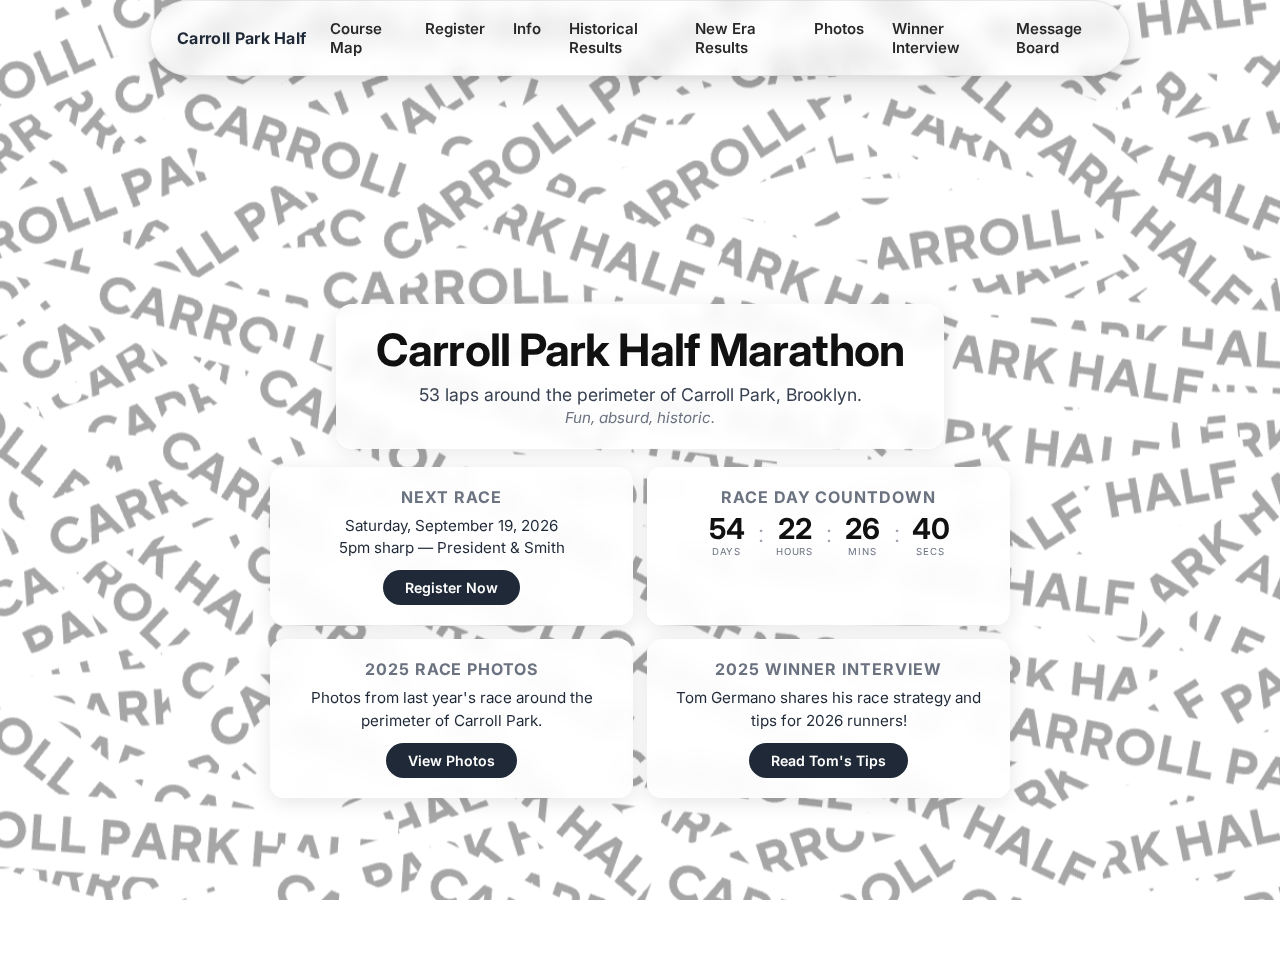
<file: index.html>
<!DOCTYPE html>
<html lang="en">
<head>
  <meta charset="UTF-8" />
  <meta name="viewport" content="width=device-width, initial-scale=1" />
  <title>Carroll Park Half Marathon</title>

  <!-- Favicon -->
  <link rel="icon" type="image/png" sizes="32x32" href="favicon-32.png">
  <link rel="apple-touch-icon" sizes="180x180" href="favicon-180.png">

  <!-- Shared nav styles -->
  <link href="assets/css/nav.css" rel="stylesheet" />

  <!-- Fonts -->
  <link href="https://fonts.googleapis.com/css2?family=Inter:wght@400;600&display=swap" rel="stylesheet">

  <style>
    * { box-sizing: border-box; }

    html, body {
      margin: 0;
      padding: 0;
      height: 100%;
      font-family: 'Inter', sans-serif;
      background: transparent;
    }

    body::before {
      content: "";
      position: fixed;
      inset: 0;
      z-index: -2;
      background-image: url("cph-background.png");
      background-repeat: no-repeat;
      background-position: center center;
      background-size: cover;
      pointer-events: none;
    }

    body::after {
      content: "";
      position: fixed;
      inset: 0;
      z-index: -1;
      background: rgba(255, 255, 255, 0.65);
      pointer-events: none;
    }

    /* ── Single-viewport layout on desktop ── */
    .page {
      min-height: 100vh;
      display: flex;
      flex-direction: column;
      justify-content: center;
      padding: 70px 24px 20px;
      gap: 18px;
    }

    /* Hero */
    .hero {
      text-align: center;
    }

    .hero-inner {
      display: inline-block;
      background: rgba(255, 255, 255, 0.88);
      backdrop-filter: blur(8px);
      -webkit-backdrop-filter: blur(8px);
      border-radius: 16px;
      padding: 22px 40px;
      box-shadow: 0 4px 20px rgba(0,0,0,0.09);
    }

    .hero h1 {
      margin: 0 0 8px;
      font-size: 2.8rem;
      font-weight: 700;
      letter-spacing: -0.02em;
      line-height: 1.1;
      color: #111;
    }

    .hero .sub1 {
      margin: 0 0 3px;
      font-size: 1.1rem;
      color: #374151;
    }

    .hero .sub2 {
      margin: 0;
      font-size: 0.95rem;
      color: #6b7280;
      font-style: italic;
    }

    /* Cards row */
    .cards {
      display: grid;
      grid-template-columns: repeat(2, 1fr);
      gap: 14px;
      max-width: 740px;
      margin: 0 auto;
      width: 100%;
    }

    .card {
      background: rgba(255, 255, 255, 0.92);
      backdrop-filter: blur(10px);
      -webkit-backdrop-filter: blur(10px);
      border-radius: 14px;
      box-shadow: 0 4px 20px rgba(0,0,0,0.10);
      padding: 20px 22px;
      text-align: center;
      display: flex;
      flex-direction: column;
      align-items: center;
      gap: 8px;
    }

    .card h2 {
      margin: 0;
      font-size: 1rem;
      text-transform: uppercase;
      letter-spacing: 0.06em;
      color: #6b7280;
    }

    .card p {
      margin: 0;
      font-size: 0.95rem;
      color: #1f2937;
      line-height: 1.5;
    }

    .btn {
      display: inline-block;
      background: #1f2937;
      color: #fff;
      text-decoration: none;
      padding: 9px 22px;
      border-radius: 999px;
      font-weight: 600;
      font-size: 0.88rem;
      transition: background 180ms;
      margin-top: 2px;
    }

    .btn:hover { background: #374151; }

    /* Countdown */
    .countdown-grid {
      display: flex;
      justify-content: center;
      align-items: flex-start;
      gap: 8px;
      flex-wrap: nowrap;
    }

    .countdown-unit {
      display: flex;
      flex-direction: column;
      align-items: center;
      min-width: 46px;
    }

    .countdown-num {
      font-size: 1.8rem;
      font-weight: 700;
      line-height: 1;
      color: #111;
    }

    .countdown-label {
      font-size: 0.6rem;
      text-transform: uppercase;
      letter-spacing: 0.1em;
      color: #6b7280;
      margin-top: 3px;
    }

    .countdown-sep {
      font-size: 1.6rem;
      font-weight: 300;
      color: #9ca3af;
      padding-top: 2px;
    }

    /* ── Mobile: single column ── */
    @media (max-width: 760px) {
      .page {
        justify-content: flex-start;
        padding: 90px 16px 36px;
        gap: 14px;
      }

      .hero-inner { padding: 18px 22px; }
      .hero h1    { font-size: 1.9rem; }
      .hero .sub1 { font-size: 0.95rem; }
      .hero .sub2 { font-size: 0.85rem; }

      .cards { grid-template-columns: 1fr; }
      .countdown-num { font-size: 1.6rem; }
    }
  </style>
</head>
<body>
  <!-- Nav is injected from nav.html by assets/js/nav.js -->

  <div class="page">

    <div class="hero">
      <div class="hero-inner">
        <h1>Carroll Park Half Marathon</h1>
        <p class="sub1">53 laps around the perimeter of Carroll Park, Brooklyn.</p>
        <p class="sub2">Fun, absurd, historic.</p>
      </div>
    </div>

    <div class="cards">

      <div class="card">
        <h2>Next Race</h2>
        <p>Saturday, September 19, 2026<br>5pm sharp &mdash; President &amp; Smith</p>
        <a href="register.html" class="btn">Register Now</a>
      </div>

      <div class="card">
        <h2>Race Day Countdown</h2>
        <div class="countdown-grid" id="countdown">
          <div class="countdown-unit"><span class="countdown-num" id="cd-days">--</span><span class="countdown-label">Days</span></div>
          <div class="countdown-sep">:</div>
          <div class="countdown-unit"><span class="countdown-num" id="cd-hours">--</span><span class="countdown-label">Hours</span></div>
          <div class="countdown-sep">:</div>
          <div class="countdown-unit"><span class="countdown-num" id="cd-mins">--</span><span class="countdown-label">Mins</span></div>
          <div class="countdown-sep">:</div>
          <div class="countdown-unit"><span class="countdown-num" id="cd-secs">--</span><span class="countdown-label">Secs</span></div>
        </div>
      </div>

      <div class="card">
        <h2>2025 Race Photos</h2>
        <p>Photos from last year's race around the perimeter of Carroll Park.</p>
        <a href="photos.html" class="btn">View Photos</a>
      </div>

      <div class="card">
        <h2>2025 Winner Interview</h2>
        <p>Tom Germano shares his race strategy and tips for 2026 runners!</p>
        <a href="winner-interview.html" class="btn">Read Tom's Tips</a>
      </div>

    </div>
  </div>

  <script>
    const raceDate = new Date('2026-09-19T17:00:00-04:00');
    function pad(n) { return String(n).padStart(2, '0'); }
    function tick() {
      const diff = raceDate - Date.now();
      if (diff <= 0) {
        document.getElementById('countdown').innerHTML = '<p style="font-size:1rem;font-weight:700;">Race day is here!</p>';
        return;
      }
      const s = Math.floor(diff / 1000);
      document.getElementById('cd-days').textContent  = Math.floor(s / 86400);
      document.getElementById('cd-hours').textContent = pad(Math.floor((s % 86400) / 3600));
      document.getElementById('cd-mins').textContent  = pad(Math.floor((s % 3600) / 60));
      document.getElementById('cd-secs').textContent  = pad(s % 60);
    }
    tick();
    setInterval(tick, 1000);
  </script>

  <!-- Shared nav loader -->
  <script defer src="assets/js/nav.js"></script>
</body>
</html>
</file>
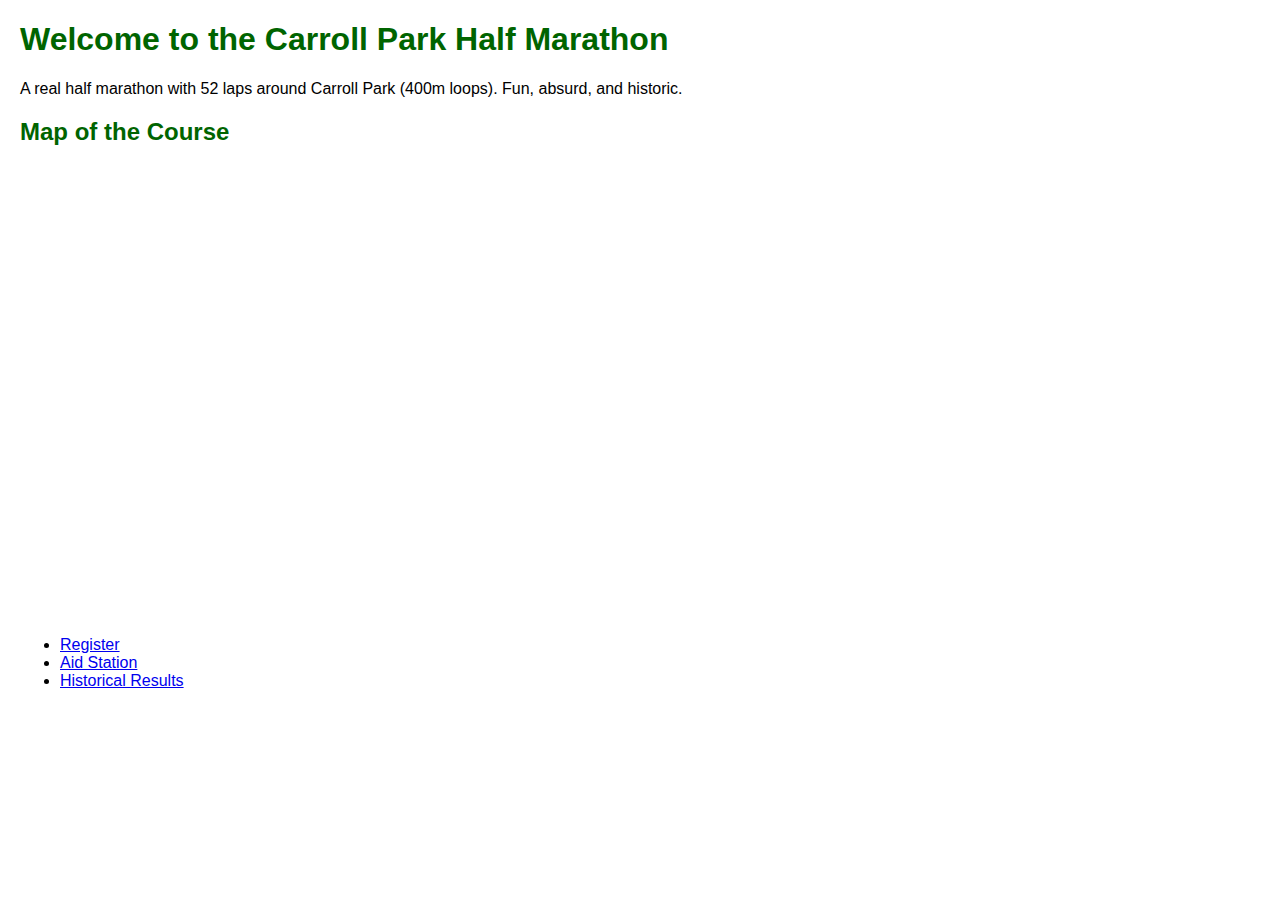
<file: carroll-park-half/index.html>
<!DOCTYPE html>
<html lang="en">
<head>
    <meta charset="UTF-8">
    <title>Carroll Park Half Marathon</title>
    <link rel="stylesheet" href="assets/css/style.css">
</head>
<body>
    <h1>Welcome to the Carroll Park Half Marathon</h1>
    <p>A real half marathon with 52 laps around Carroll Park (400m loops). Fun, absurd, and historic.</p>
    <h2>Map of the Course</h2>
    <iframe
      src="https://www.google.com/maps/embed?pb=!1m18!1m12!1m3!1d3021.9462764912067!2d-73.99530668465434!3d40.68015737933578!2m3!1f0!2f0!3f0!3m2!1i1024!2i768!4f13.1!3m3!1m2!1s0x89c25a4b7405c6a3%3A0xd0c48289994dc404!2sCarroll%20Park!5e0!3m2!1sen!2sus!4v1714727985200!5m2!1sen!2sus"
      width="600" height="450" style="border:0;" allowfullscreen="" loading="lazy">
    </iframe>
    <ul>
        <li><a href="register.html">Register</a></li>
        <li><a href="aid-station.html">Aid Station</a></li>
        <li><a href="results.html">Historical Results</a></li>
    </ul>
</body>
</html>
</file>
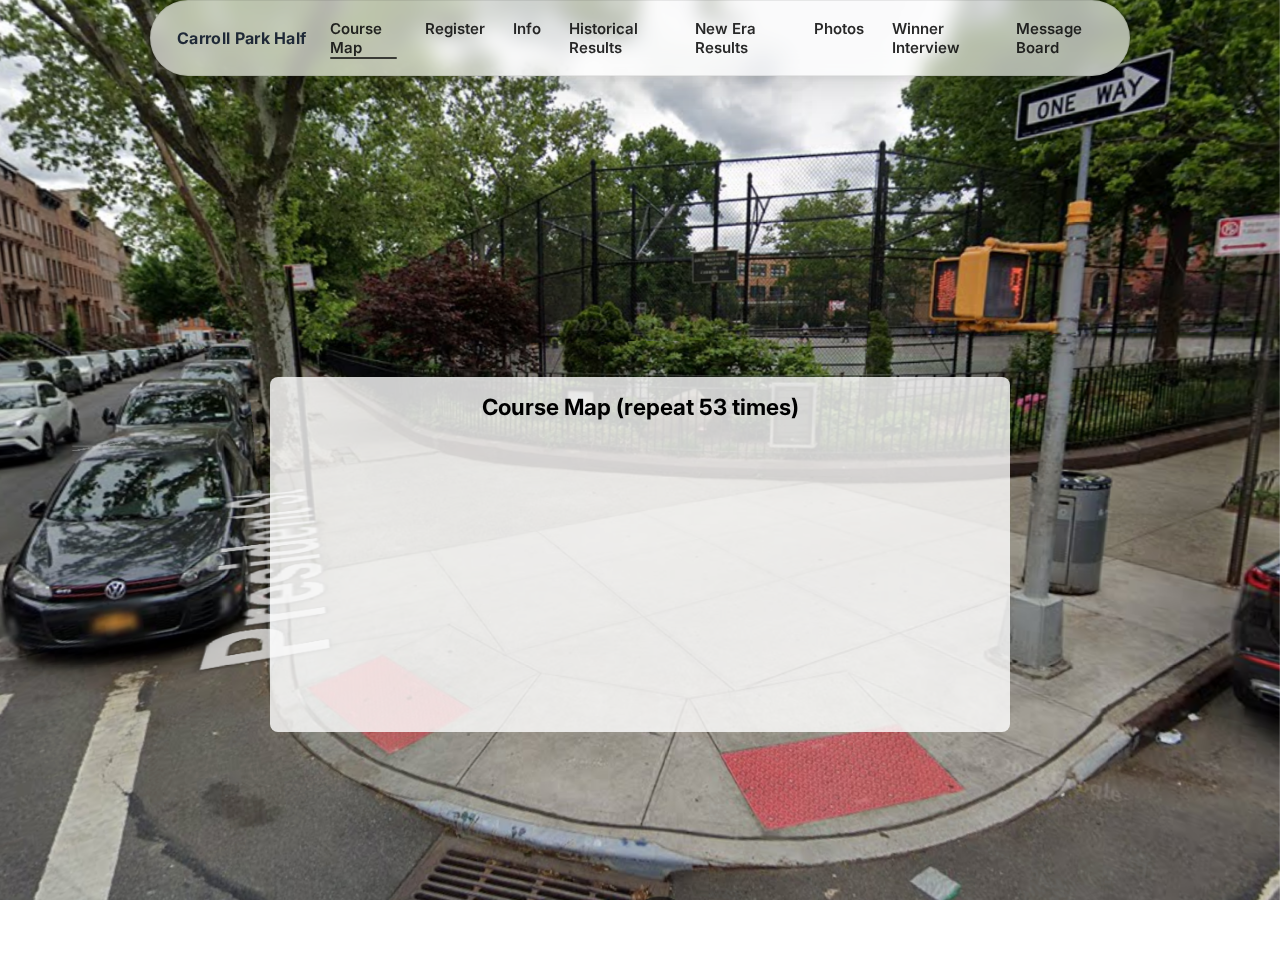
<file: course-map.html>
<!DOCTYPE html>
<html lang="en">
<head>
  <meta charset="UTF-8" />
  <meta name="viewport" content="width=device-width, initial-scale=1" />
  <title>Carroll Park Half Marathon – Course Map</title>

  <!-- Shared nav styles -->
  <link href="assets/css/nav.css" rel="stylesheet" />

  <!-- Fonts -->
  <link href="https://fonts.googleapis.com/css2?family=Inter:wght@400;600&display=swap" rel="stylesheet">

  <style>
    * { box-sizing: border-box; }

    html, body {
      margin: 0;
      padding: 0;
      height: 100%;
      overflow: hidden;
      font-family: 'Inter', sans-serif;
      background: transparent;
    }

    /* Page-specific background */
    body::before {
      content: "";
      position: fixed;
      inset: 0;
      z-index: -1;
      background: url("SBRCcorner.png") no-repeat center center fixed;
      background-size: cover;
    }

    .main-content {
      height: 100vh;
      display: flex;
      justify-content: center;
      align-items: center;
      padding: 72px 16px 16px;
      text-align: center;
    }

    .page-wrapper {
      background: rgba(255, 255, 255, 0.8);
      border-radius: 8px;
      padding: 16px 20px 20px;
      max-width: 740px;
      width: 100%;
      display: flex;
      flex-direction: column;
      max-height: calc(100vh - 90px);
    }

    h2.page-title {
      font-size: 1.4em;
      margin: 0 0 12px;
      flex-shrink: 0;
    }

    .map-section {
      display: flex;
      justify-content: center;
      flex: 1;
      min-height: 0;
    }

    .strava-embed-placeholder {
      width: 100%;
      max-width: 680px;
      height: 100%;
      min-height: 280px;
    }

    @media (max-width: 768px) {
      html, body { overflow: auto; }
      .main-content { height: auto; padding: 90px 12px 24px; align-items: flex-start; }
      .page-wrapper { max-height: none; padding: 14px; }
      h2.page-title { font-size: 1.2em; }
      .strava-embed-placeholder { height: 320px; }
    }
  </style>
</head>
<body>
  <!-- Nav is injected from nav.html by assets/js/nav.js -->

  <div class="main-content">
    <div class="page-wrapper">
      <h2 class="page-title">Course Map (repeat 53 times)</h2>
      <div class="map-section">
        <div class="strava-embed-placeholder" 
             data-embed-type="route" 
             data-embed-id="3353784827080272942" 
             data-style="standard" 
             data-map-hash="16.2/40.68112/-73.99543" 
             data-from-embed="true">
        </div>
      </div>
    </div>
  </div>

  <script src="https://strava-embeds.com/embed.js"></script>
  <!-- Shared nav loader -->
  <script defer src="assets/js/nav.js"></script>
</body>
</html>
</file>
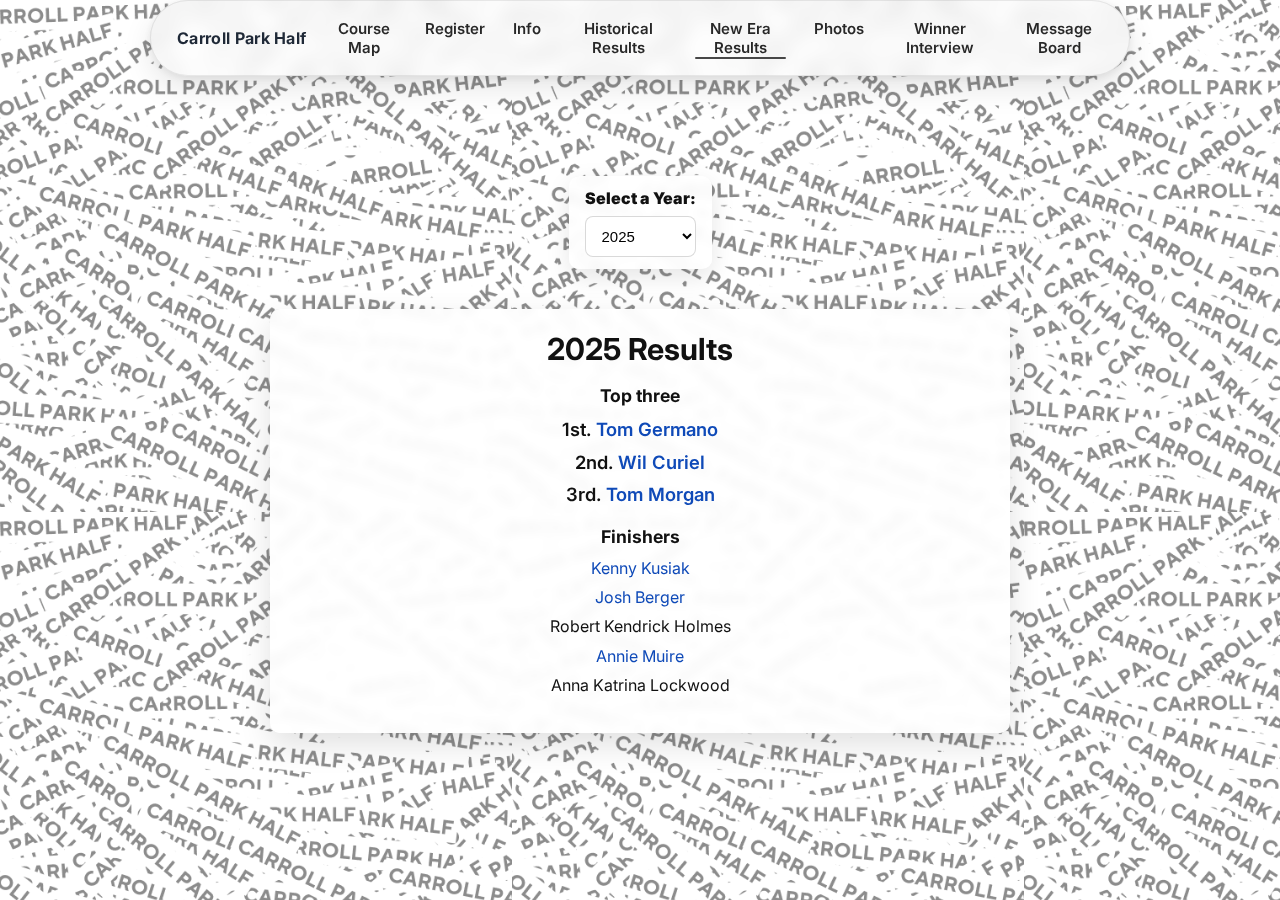
<file: new-era-results.html>
<!DOCTYPE html>
<html lang="en">
<head>
  <meta charset="UTF-8" />
  <meta name="viewport" content="width=device-width, initial-scale=1.0" />
  <title>New Era Results</title>

  <!-- Shared nav styles -->
  <link href="assets/css/nav.css" rel="stylesheet" />

  <!-- Fonts -->
  <link href="https://fonts.googleapis.com/css2?family=Inter:wght@400;600&display=swap" rel="stylesheet">

  <style>
    * { box-sizing: border-box; }

    :root { --bg-tile: clamp(240px, 40vw, 520px); }

    html, body {
      margin: 0;
      padding: 0;
      height: 100%;
      font-family: 'Inter', sans-serif;
      text-align: center;
      background: transparent;
      color: #111;
    }

    /* Mobile-friendly repeating background */
    body::before {
      content: "";
      position: fixed;
      inset: 0;
      z-index: -2;
      background-image: url("cph-background.png");
      background-repeat: repeat;
      background-position: top left;
      background-attachment: fixed;
      background-size: var(--bg-tile) auto;
    }

    /* Soft scrim for legibility */
    body::after {
      content: "";
      position: fixed;
      inset: 0;
      z-index: -1;
      background: rgba(255, 255, 255, 0.55);
    }

    /* Year selector card */
    .year-selector {
      margin: 100px auto 20px; /* space for floating nav */
      display: inline-block;
      background: rgba(255, 255, 255, 0.9);
      backdrop-filter: blur(4px);
      -webkit-backdrop-filter: blur(4px);
      padding: 12px 16px;
      border-radius: 10px;
      box-shadow: 0 8px 24px rgba(0,0,0,0.10);
    }
    .year-selector label { font-weight: 700; }
    select {
      padding: 10px 12px;
      font-size: 15px;
      margin-top: 8px;
      width: 100%;
      max-width: 280px;
      display: block;
      border-radius: 8px;
      border: 1px solid rgba(0,0,0,0.15);
      background: #fff;
    }

    /* Results card */
    #resultsContainer {
      margin: 20px auto 0;
      padding: 22px 18px;
      max-width: 740px;
      text-align: center;              /* center all content */
      background: rgba(255,255,255,0.92);
      backdrop-filter: blur(4px);
      -webkit-backdrop-filter: blur(4px);
      border-radius: 10px;
      box-shadow: 0 12px 32px rgba(0,0,0,0.12);
    }
    #resultsContainer h2 { margin: 0 0 12px; font-size: 1.9rem; }
    #resultsContainer h3 { margin: 18px 0 10px; font-size: 1.1rem; }

    /* Centered lists */
    .podium, .finishers {
      list-style: none;     /* we print 1st/2nd/3rd manually */
      padding-left: 0;
      margin: 6px auto 14px;
    }
    .podium li, .finishers li {
      margin: 6px 0;
      line-height: 1.45;
    }
    /* Slightly larger font for Top three */
    .podium li { font-size: 1.15rem; font-weight: 600; }

    .podium a, .finishers a { color: #0f4ab8; text-decoration: none; }
    .podium a:hover, .finishers a:hover { text-decoration: underline; }

    /* Carousel */
    .carousel {
      position: relative;
      margin: 24px auto 6px;
      max-width: 820px;
      border-radius: 14px;
      overflow: hidden;
      background: rgba(255,255,255,0.85);
      box-shadow: 0 10px 28px rgba(0,0,0,0.12);
    }
    .carousel-track {
      display: flex;
      gap: 0;
      overflow-x: auto;
      scroll-snap-type: x mandatory;
      scroll-behavior: smooth;
      -webkit-overflow-scrolling: touch;
    }
    .carousel-track::-webkit-scrollbar { display: none; }
    .slide { flex: 0 0 100%; scroll-snap-align: center; min-height: 300px; display: grid; place-items: center; background: #fff; }
    .slide img { width: 100%; height: auto; max-height: 68vh; object-fit: contain; background: #fff; }
    .prev, .next {
      position: absolute; top: 50%; transform: translateY(-50%);
      width: 40px; height: 40px; border-radius: 999px; border: 0;
      background: rgba(0,0,0,0.5); color: #fff; cursor: pointer;
    }
    .prev { left: 10px; } .next { right: 10px; }
    .carousel.hidden { display: none; }

    @media (max-width: 360px) { :root { --bg-tile: 220px; } }
  </style>
</head>
<body>
  <!-- Nav is injected from nav.html by assets/js/nav.js -->

  <div class="year-selector">
    <label for="yearSelect"><strong>Select a Year:</strong></label>
    <select id="yearSelect" aria-label="Select results year">
      <option selected value="2025">2025</option>
    </select>
  </div>

  <div id="resultsContainer" role="region" aria-live="polite">
    <h2>2025 Results</h2>

    <h3>Top three</h3>
    <ol class="podium">
      <li>1st. <a href="https://www.strava.com/activities/15881806162/overview" target="_blank" rel="noopener noreferrer">Tom Germano</a></li>
      <li>2nd. <a href="https://www.strava.com/activities/15881377773/overview" target="_blank" rel="noopener noreferrer">Wil Curiel</a></li>
      <li>3rd. <a href="https://www.strava.com/activities/15881543043" target="_blank" rel="noopener noreferrer">Tom Morgan</a></li>
    </ol>

    <h3>Finishers</h3>
    <ul class="finishers">
      <li><a href="https://www.strava.com/activities/15882550947" target="_blank" rel="noopener noreferrer">Kenny Kusiak</a></li>
      <li><a href="https://www.strava.com/activities/15881345365" target="_blank" rel="noopener noreferrer">Josh Berger</a><li>
      <li>Robert Kendrick Holmes</li>
      <li><a href="https://www.strava.com/activities/15882586026/overview" target="_blank" rel="noopener noreferrer">Annie Muire</a></li>
      <li>Anna Katrina Lockwood</li>
    </ul>

    <!-- Photo carousel (add <img> slides later) -->
    <section class="carousel" id="carousel" aria-label="Race photos">
      <button class="prev" type="button" aria-label="Previous slide">‹</button>
      <div class="carousel-track" id="carouselTrack">
        <!-- Add photos like:
        <div class="slide"><img src="photos/2025-01.jpg" alt="Finish line celebration, 2025"></div>
        <div class="slide"><img src="photos/2025-02.jpg" alt="Lead pack around the park, 2025"></div>
        -->
      </div>
      <button class="next" type="button" aria-label="Next slide">›</button>
    </section>
  </div>

  <script>
    // Hide carousel if no slides; wire controls
    (function () {
      const carousel = document.getElementById('carousel');
      const track = document.getElementById('carouselTrack');
      const prev = carousel.querySelector('.prev');
      const next = carousel.querySelector('.next');

      const slides = Array.from(track.children);
      if (!slides.length) {
        carousel.classList.add('hidden');
        return;
      }

      const goTo = (idx) => {
        idx = Math.max(0, Math.min(idx, slides.length - 1));
        track.scrollTo({ left: idx * track.clientWidth, behavior: 'smooth' });
      };

      prev.addEventListener('click', () => goTo(Math.round(track.scrollLeft / track.clientWidth) - 1));
      next.addEventListener('click', () => goTo(Math.round(track.scrollLeft / track.clientWidth) + 1));
      window.addEventListener('resize', () => goTo(Math.round(track.scrollLeft / track.clientWidth)), { passive: true });
    })();

    // Only one year for now; keep smooth scroll behavior.
    document.getElementById('yearSelect').addEventListener('change', () => {
      document.getElementById('resultsContainer').scrollIntoView({ behavior: 'smooth', block: 'start' });
    });
  </script>

  <!-- Shared nav loader -->
  <script defer src="assets/js/nav.js"></script>
</body>
</html>
</file>
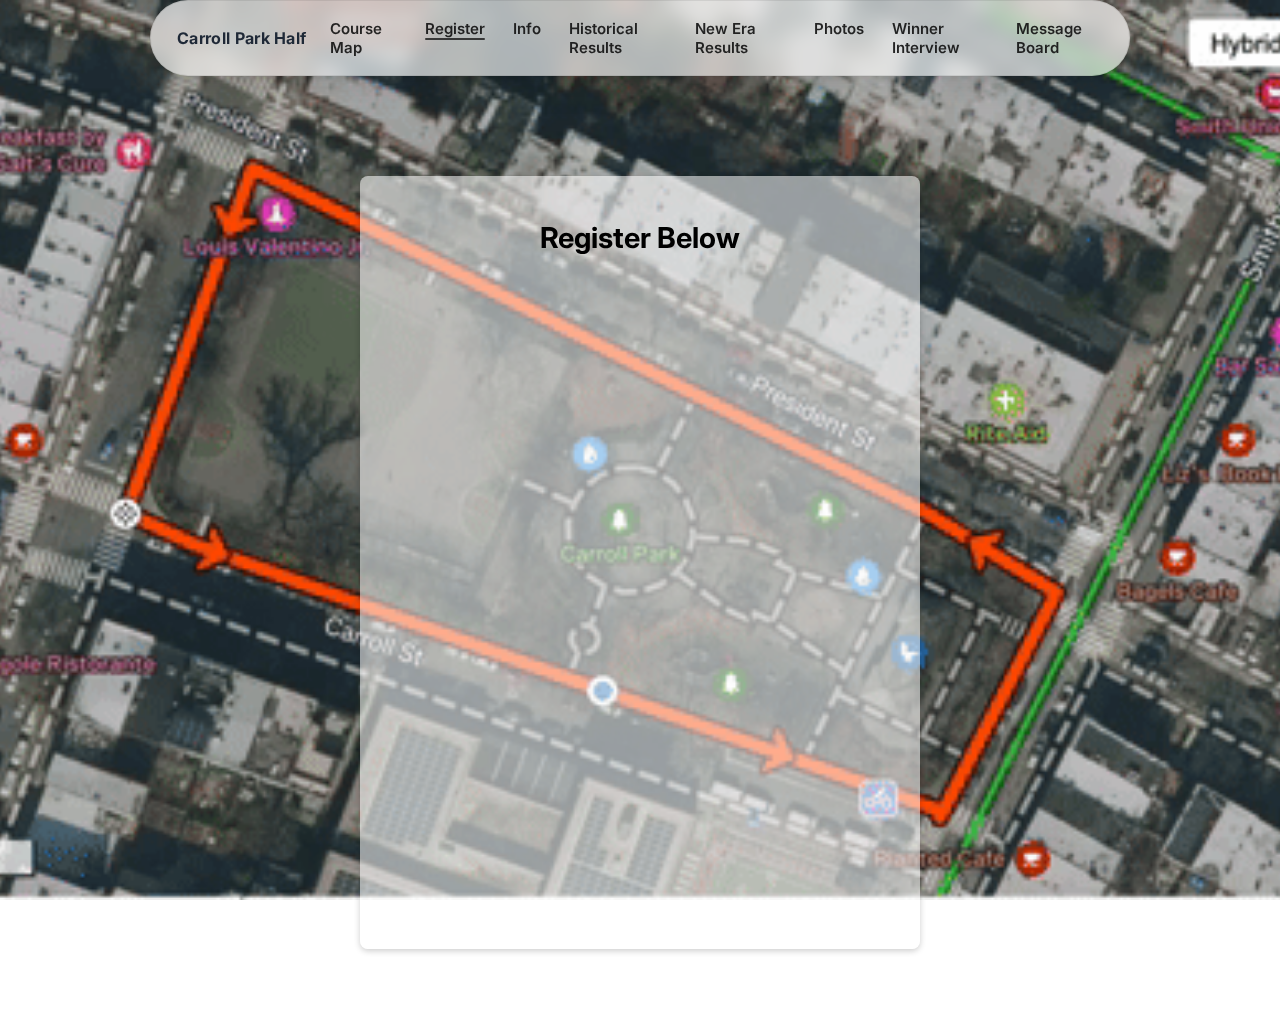
<file: register.html>
<!DOCTYPE html>
<html lang="en">
<head>
  <meta charset="UTF-8" />
  <meta name="viewport" content="width=device-width, initial-scale=1.0" />
  <title>Race Registration</title>

  <!-- Shared nav styles -->
  <link href="assets/css/nav.css" rel="stylesheet" />

  <!-- Fonts -->
  <link href="https://fonts.googleapis.com/css2?family=Inter:wght@400;600&display=swap" rel="stylesheet">

  <style>
    * { box-sizing: border-box; }

    html, body {
      margin: 0;
      padding: 0;
      height: 100%;
      font-family: 'Inter', sans-serif;
      background: transparent;
    }

    /* Page-specific background */
    body::before {
      content: "";
      position: fixed;
      inset: 0;
      z-index: -1;
      background: url("carrollparkgif.gif") no-repeat center center fixed;
      background-size: cover;
    }

    .page-wrapper {
      display: flex;
      justify-content: center;
      align-items: center;
      padding: 100px 20px 60px;
      min-height: 100vh;
    }

    .form-container {
      background: rgba(255, 255, 255, 0.55);
      padding: 25px;
      border-radius: 8px;
      box-shadow: 0 2px 6px rgba(0, 0, 0, 0.2);
      max-width: 560px;
      width: 100%;
      text-align: center;
    }

    h1 {
      font-size: 1.8em;
      margin-bottom: 20px;
      text-align: center;
    }

    iframe {
      width: 100%;
      height: 645px;
      border: none;
    }

    @media (max-width: 768px) {
      .form-container {
        padding: 20px;
        background: rgba(255, 255, 255, 0.65);
        max-width: 100%;
      }
      iframe { height: 700px; }
    }
  </style>
</head>
<body>
  <!-- Nav is injected from nav.html by assets/js/nav.js -->

  <div class="page-wrapper">
    <div class="form-container">
      <h1>Register Below</h1>
      <iframe
        src="https://docs.google.com/forms/d/e/1FAIpQLSdPwwX2MInInrLFxjm4VH-KfyVHNNaH_SAvrFp0DUb7FAkFug/viewform?embedded=true"
        frameborder="0" marginheight="0" marginwidth="0">
        Loading…
      </iframe>
    </div>
  </div>

  <!-- Shared nav loader -->
  <script defer src="assets/js/nav.js"></script>
</body>
</html>
</file>
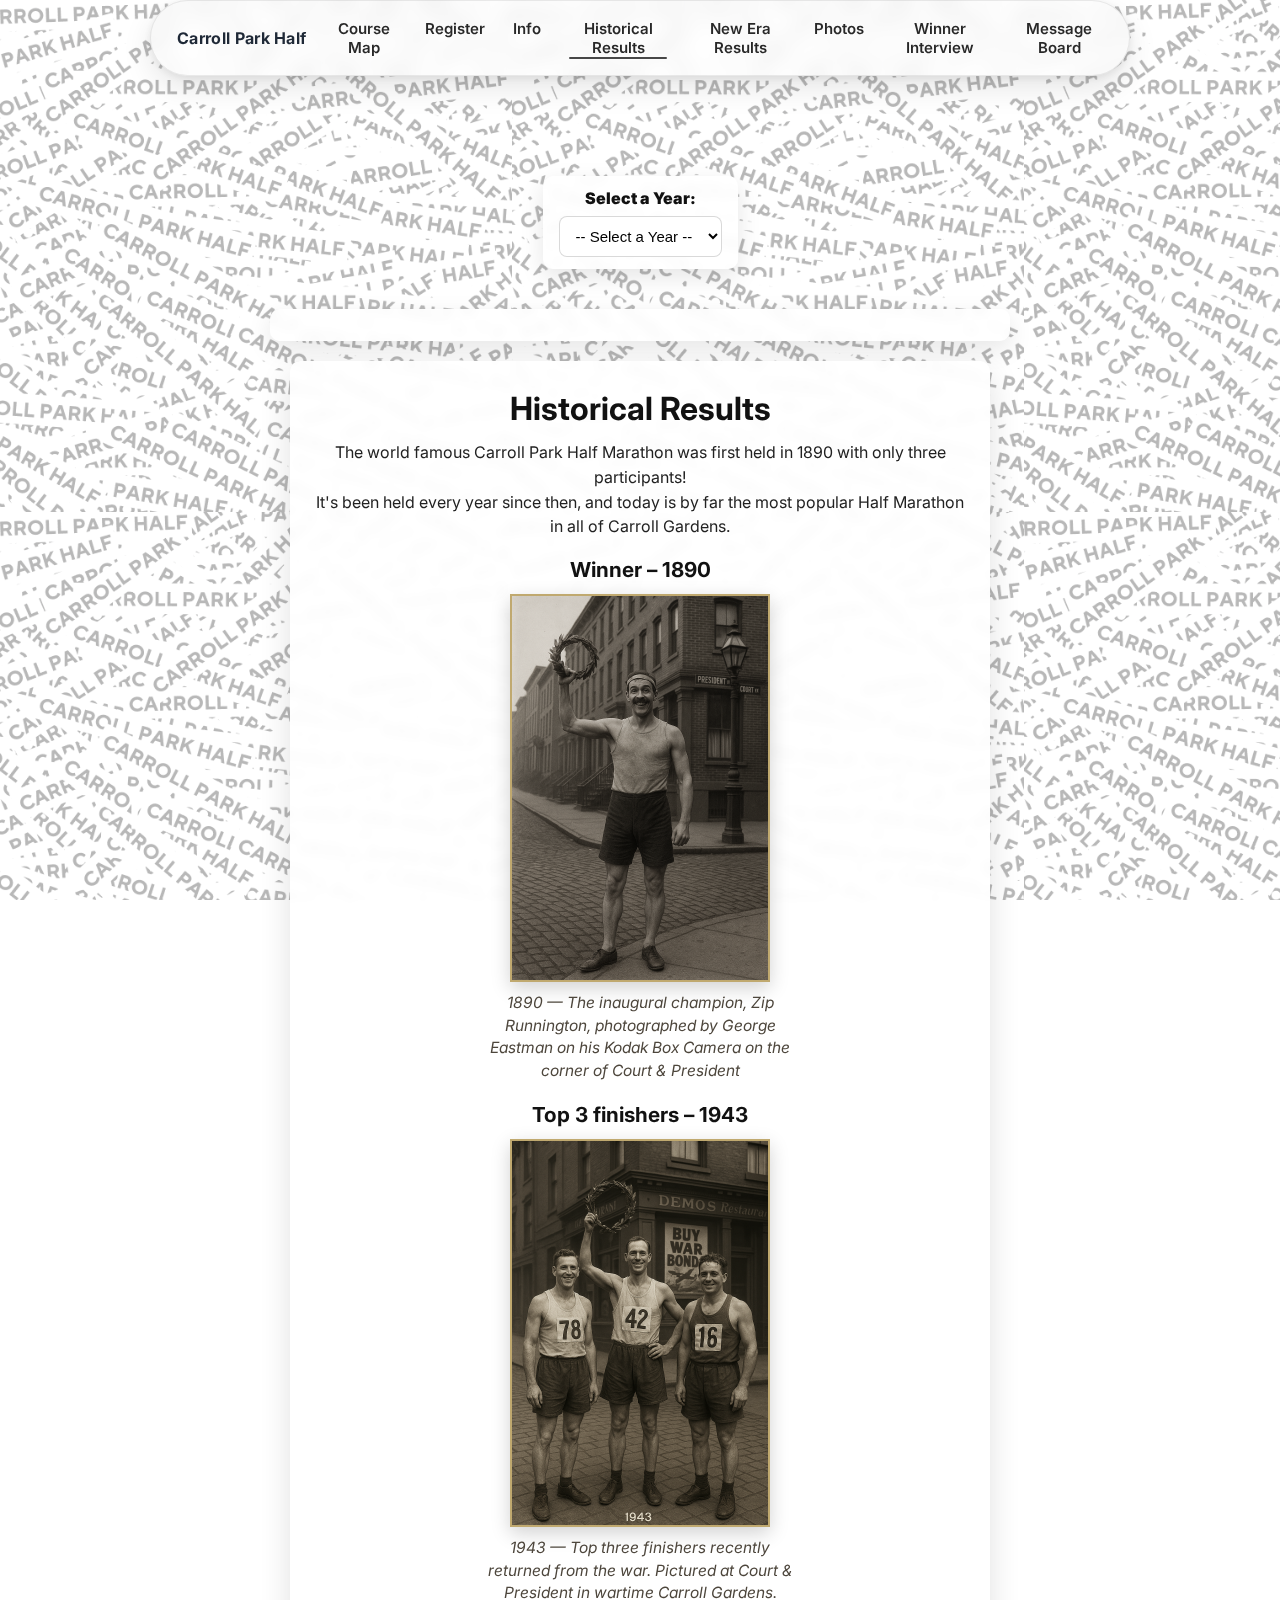
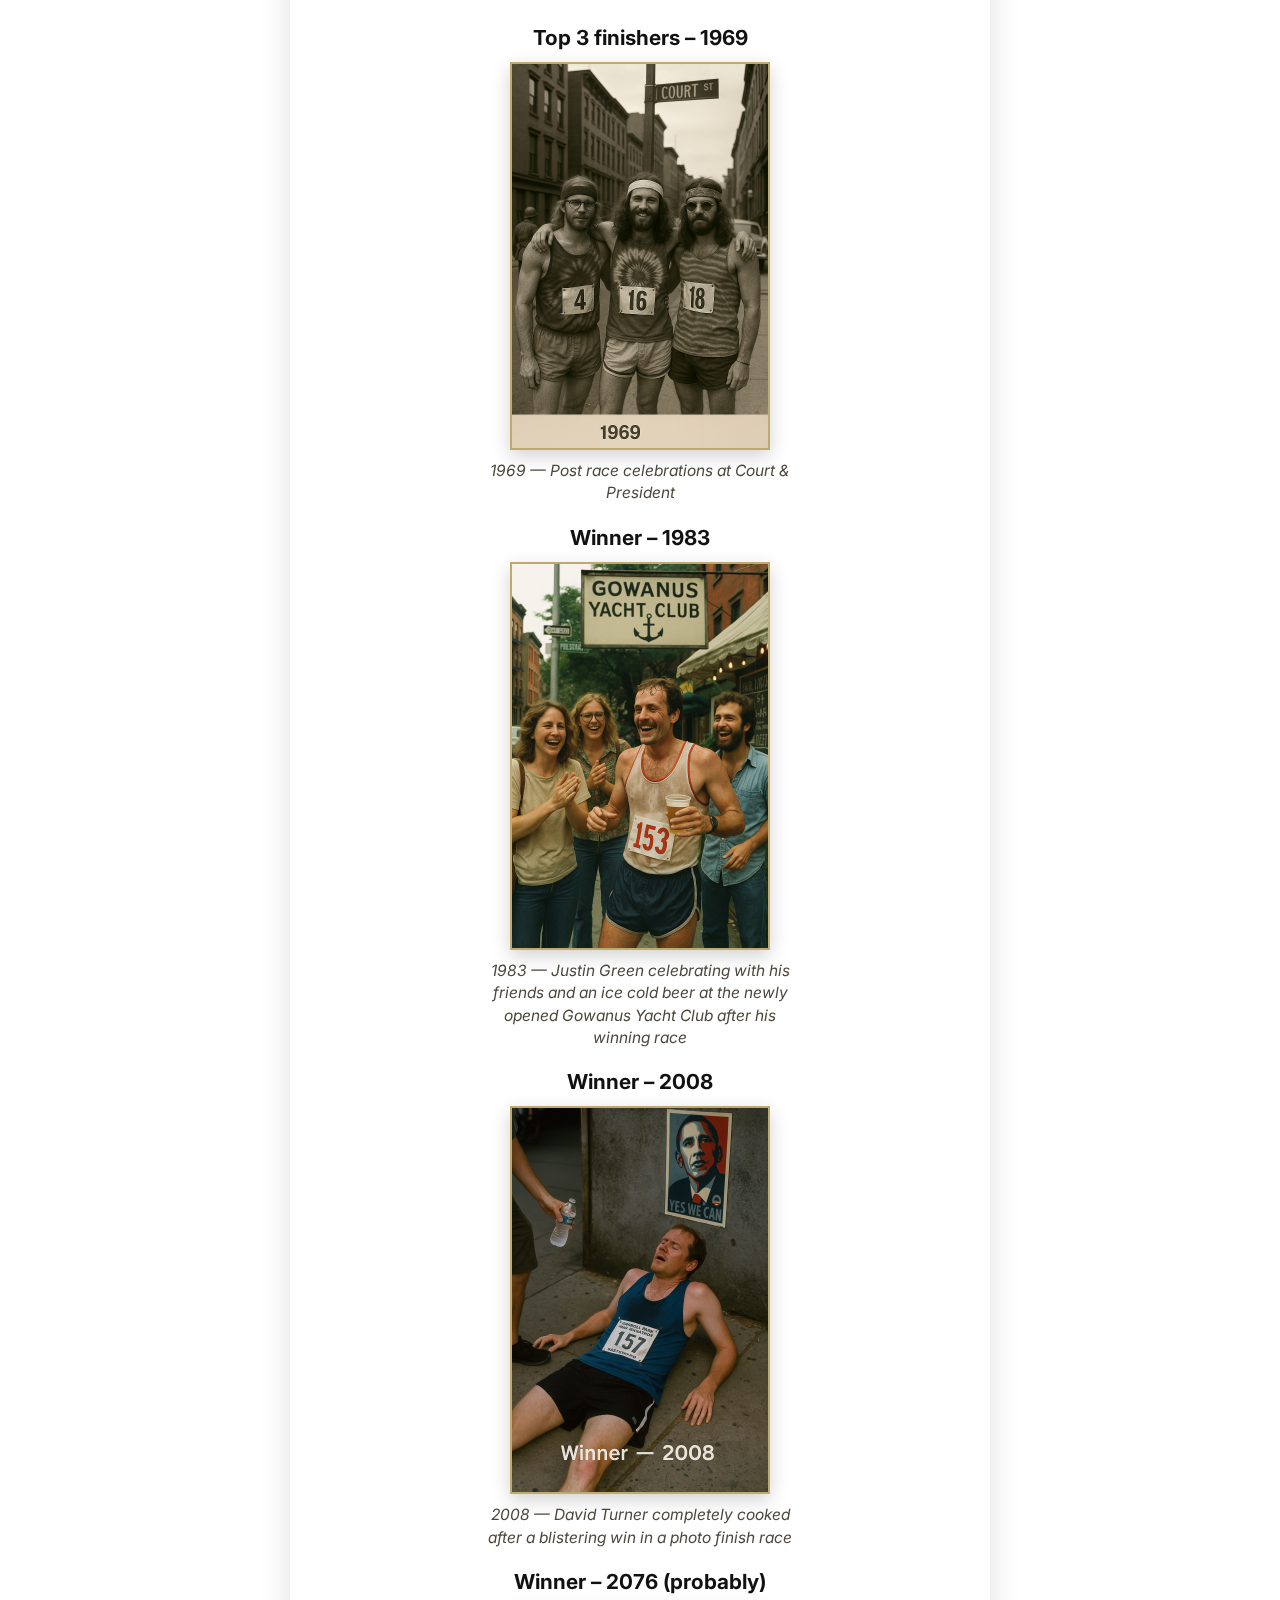
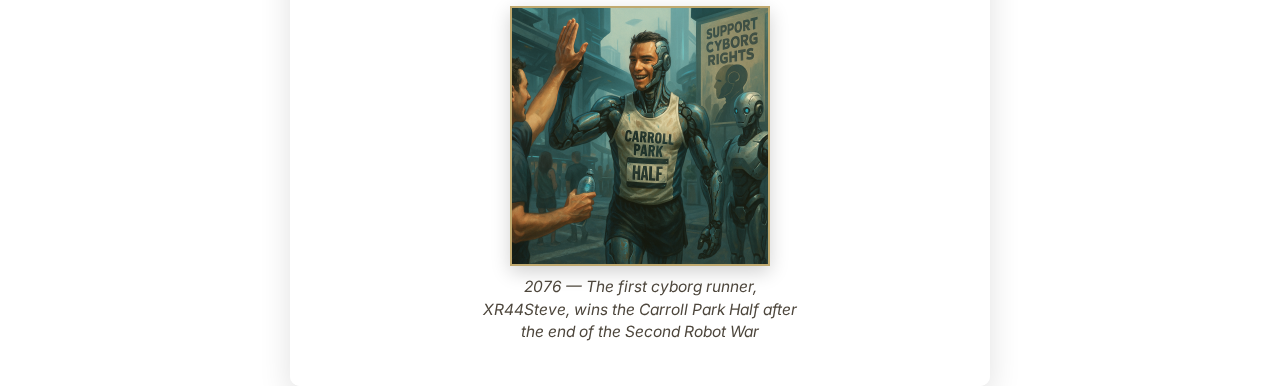
<file: results.html>
<!DOCTYPE html>
<html lang="en">
<head>
  <meta charset="UTF-8" />
  <meta name="viewport" content="width=device-width, initial-scale=1.0" />
  <title>Historical Results</title>

  <!-- Shared nav styles -->
  <link href="assets/css/nav.css" rel="stylesheet" />

  <!-- Fonts -->
  <link href="https://fonts.googleapis.com/css2?family=Inter:wght@400;600&display=swap" rel="stylesheet">

  <style>
    * { box-sizing: border-box; }

    :root {
      /* Responsive tile size for background pattern */
      --bg-tile: clamp(240px, 40vw, 520px);
    }

    html, body {
      margin: 0;
      padding: 0;
      height: 100%;
      font-family: 'Inter', sans-serif;
      text-align: center;
      background: transparent;
      color: #111;
    }

    /* Repeating, fixed background pattern (mobile-friendly) */
    body::before {
      content: "";
      position: fixed;
      inset: 0;
      z-index: -2;
      background-image: url("cph-background.png");
      background-repeat: repeat;
      background-position: top left;
      background-attachment: fixed;
      background-size: var(--bg-tile) auto;
    }

    /* Soft scrim to improve legibility over the busy pattern */
    body::after {
      content: "";
      position: fixed;
      inset: 0;
      z-index: -1;
      background: rgba(255, 255, 255, 0.72);
    }

    .year-selector {
      margin: 100px auto 20px;
      display: inline-block;
      background: rgba(255, 255, 255, 0.9);
      backdrop-filter: blur(4px);
      -webkit-backdrop-filter: blur(4px);
      padding: 12px 16px;
      border-radius: 10px;
      box-shadow: 0 8px 24px rgba(0,0,0,0.10);
    }

    .year-selector label { font-weight: 700; }
    select {
      padding: 10px 12px;
      font-size: 15px;
      margin-top: 8px;
      width: 100%;
      max-width: 280px;
      display: block;
      border-radius: 8px;
      border: 1px solid rgba(0,0,0,0.15);
      background: #fff;
    }

    /* Card used for dynamic results injected by JS */
    #resultsContainer {
      margin: 20px auto 0;
      padding: 16px 14px;
      max-width: 740px;
      background: rgba(255,255,255,0.9);
      backdrop-filter: blur(4px);
      -webkit-backdrop-filter: blur(4px);
      border-radius: 10px;
      box-shadow: 0 8px 24px rgba(0,0,0,0.10);
    }

    /* Static historical content */
    .content {
      padding: 22px 18px;
      max-width: 700px;
      margin: 20px auto 40px;
      background: rgba(255, 255, 255, 0.92);
      backdrop-filter: blur(4px);
      -webkit-backdrop-filter: blur(4px);
      border-radius: 10px;
      box-shadow: 0 12px 32px rgba(0,0,0,0.12);
    }

    h1 { margin: 6px 0 12px; font-size: 2rem; }
    h2 { margin: 18px 0 12px; font-size: 1.3rem; }
    p  { margin: 10px 0 18px; line-height: 1.55; color: #222; }

    .winner-photo {
      max-width: 260px;
      width: 100%;
      height: auto;
      display: block;
      margin: 10px auto;
      border: 2px solid #c0a96f;
      box-shadow: 0 6px 18px rgba(0,0,0,0.18);
    }

    figure { margin: 10px 0 20px; text-align: center; }
    figcaption {
      font-style: italic;
      color: #4d463c;
      font-size: 0.97em;
      margin-top: 6px;
      max-width: 320px;
      margin-left: auto;
      margin-right: auto;
      line-height: 1.45;
    }

    @media (max-width: 360px) {
      :root { --bg-tile: 220px; } /* tighter pattern on very small phones */
    }

    @media (max-width: 768px) {
      .content { padding: 16px 12px; }
      .winner-photo { max-width: 90%; }
      figcaption { max-width: 92%; }
      h1 { font-size: 1.6rem; }
      h2 { font-size: 1.2rem; }
    }
  </style>
</head>
<body>
  <!-- Nav is injected from nav.html by assets/js/nav.js -->

  <div class="year-selector">
    <label for="yearSelect"><strong>Select a Year:</strong></label>
    <select id="yearSelect">
      <option disabled selected value="">-- Select a Year --</option>
    </select>
  </div>

  <div id="resultsContainer" role="region" aria-live="polite"></div>

  <div class="content">
    <h1>Historical Results</h1>
    <p>The world famous Carroll Park Half Marathon was first held in 1890 with only three participants!<br>
      It's been held every year since then, and today is by far the most popular Half Marathon in all of Carroll Gardens.</p>

    <h2>Winner – 1890</h2>
    <figure>
      <img src="1890%20runner.png" alt="1890 winner at Court and President Streets" class="winner-photo">
      <figcaption>1890 — The inaugural champion, Zip Runnington, photographed by George Eastman on his Kodak Box Camera on the corner of Court &amp; President</figcaption>
    </figure>

    <h2>Top 3 finishers – 1943</h2>
    <figure>
      <img src="1943runners.png" alt="1943 runners at Court and President Streets" class="winner-photo">
      <figcaption>1943 — Top three finishers recently returned from the war. Pictured at Court &amp; President in wartime Carroll Gardens.</figcaption>
    </figure>

    <h2>Top 3 finishers – 1969</h2>
    <figure>
      <img src="1969runners.png" alt="1969 runners at Court and President Streets" class="winner-photo">
      <figcaption>1969 — Post race celebrations at Court &amp; President</figcaption>
    </figure>

    <h2>Winner – 1983</h2>
    <figure>
      <img src="1983runners.png" alt="1983 runners at Court and President Streets" class="winner-photo">
      <figcaption>1983 — Justin Green celebrating with his friends and an ice cold beer at the newly opened Gowanus Yacht Club after his winning race</figcaption>
    </figure>

    <h2>Winner – 2008</h2>
    <figure>
      <img src="2008runners.png" alt="2008 runners at Court and President Streets" class="winner-photo">
      <figcaption>2008 — David Turner completely cooked after a blistering win in a photo finish race</figcaption>
    </figure>

    <h2>Winner – 2076 (probably)</h2>
    <figure>
      <img src="2076runners.png" alt="2076 runners at Court and President Streets" class="winner-photo">
      <figcaption>2076 — The first cyborg runner, XR44Steve, wins the Carroll Park Half after the end of the Second Robot War</figcaption>
    </figure>
  </div>

  <script src="raceResults.js" defer></script>
  <!-- Shared nav loader -->
  <script defer src="assets/js/nav.js"></script>
</body>
</html>
</file>
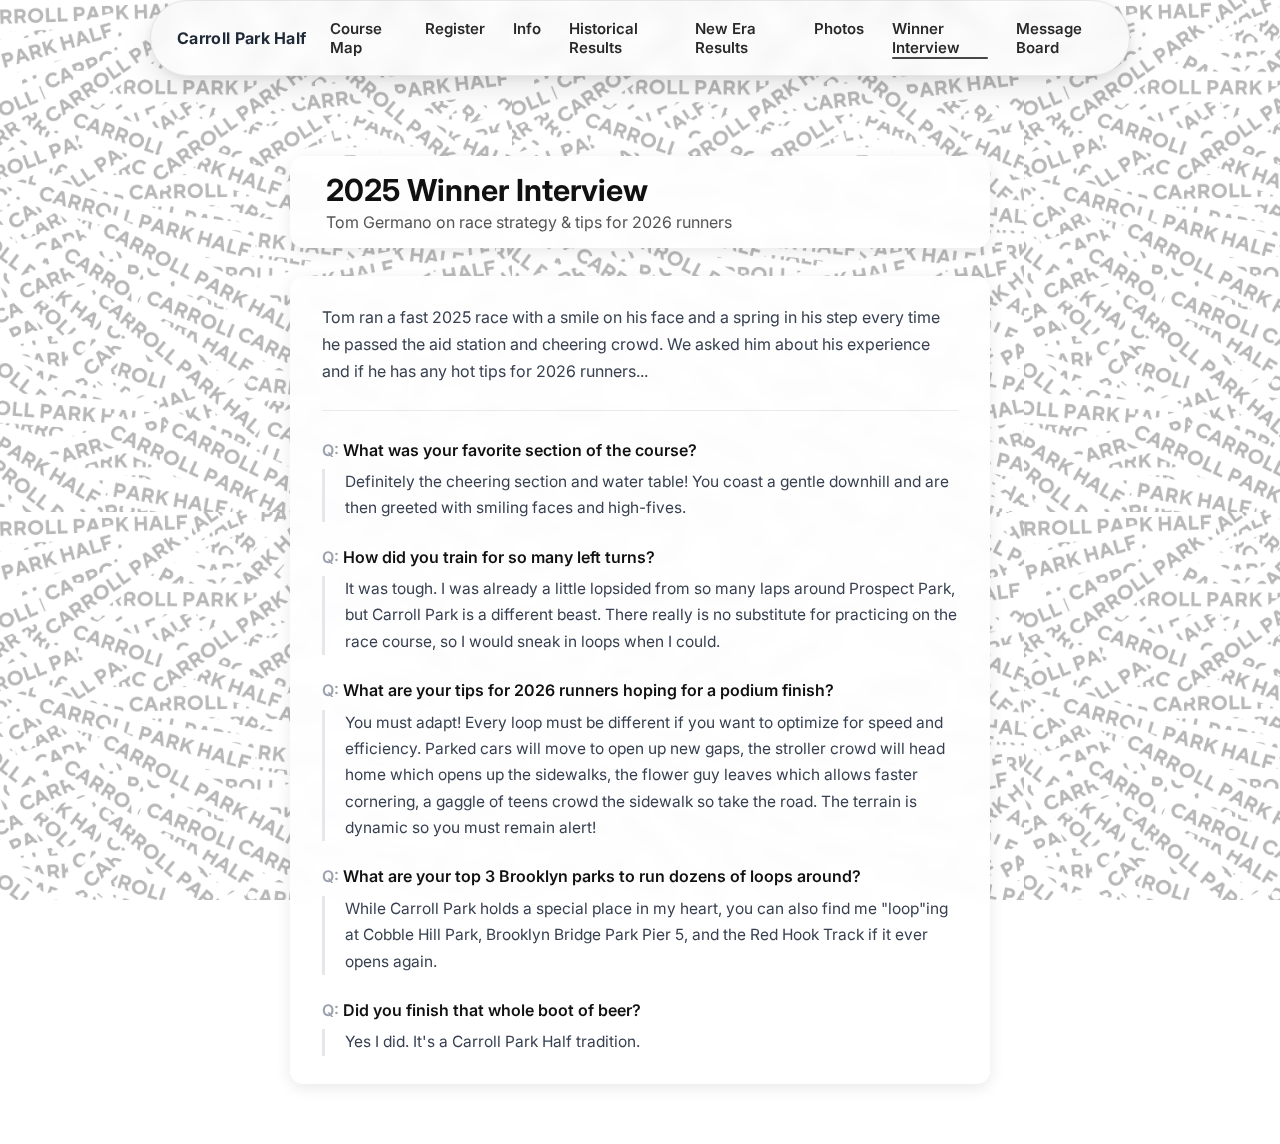
<file: winner-interview.html>
<!DOCTYPE html>
<html lang="en">
<head>
  <meta charset="UTF-8" />
  <meta name="viewport" content="width=device-width, initial-scale=1" />
  <title>2025 Winner Interview – Carroll Park Half Marathon</title>

  <!-- Favicon -->
  <link rel="icon" type="image/png" sizes="32x32" href="favicon-32.png">
  <link rel="apple-touch-icon" sizes="180x180" href="favicon-180.png">

  <!-- Shared nav styles -->
  <link href="assets/css/nav.css" rel="stylesheet" />

  <!-- Fonts -->
  <link href="https://fonts.googleapis.com/css2?family=Inter:wght@400;600&display=swap" rel="stylesheet">

  <style>
    * { box-sizing: border-box; }

    html, body {
      margin: 0;
      padding: 0;
      min-height: 100%;
      font-family: 'Inter', sans-serif;
      background: transparent;
      color: #111;
    }

    body::before {
      content: "";
      position: fixed;
      inset: 0;
      z-index: -2;
      background-image: url("cph-background.png");
      background-repeat: repeat;
      background-position: top left;
      background-size: clamp(240px, 40vw, 520px) auto;
    }

    body::after {
      content: "";
      position: fixed;
      inset: 0;
      z-index: -1;
      background: rgba(255, 255, 255, 0.72);
    }

    .page-content {
      max-width: 740px;
      margin: 0 auto;
      padding: 80px 20px 60px;
    }

    .page-header {
      display: inline-block;
      background: rgba(255, 255, 255, 0.90);
      backdrop-filter: blur(8px);
      -webkit-backdrop-filter: blur(8px);
      border-radius: 14px;
      padding: 16px 36px;
      margin-bottom: 28px;
      box-shadow: 0 4px 16px rgba(0,0,0,0.09);
      width: 100%;
    }

    h1 {
      font-size: 1.9rem;
      margin: 0 0 4px;
      color: #111;
    }

    .subtitle {
      color: #555;
      font-size: 1rem;
      margin: 0;
    }

    .article-card {
      background: rgba(255, 255, 255, 0.90);
      backdrop-filter: blur(8px);
      -webkit-backdrop-filter: blur(8px);
      border-radius: 14px;
      padding: 28px 32px;
      box-shadow: 0 4px 16px rgba(0,0,0,0.09);
    }

    .intro {
      font-size: 1rem;
      line-height: 1.7;
      color: #374151;
      margin: 0 0 28px;
      padding-bottom: 24px;
      border-bottom: 1px solid rgba(0,0,0,0.08);
    }

    .qa-list {
      display: flex;
      flex-direction: column;
      gap: 24px;
    }

    .qa-item {}

    .question {
      font-weight: 600;
      font-size: 1rem;
      color: #111;
      margin: 0 0 8px;
      line-height: 1.4;
    }

    .question::before {
      content: "Q: ";
      color: #9ca3af;
    }

    .answer {
      font-size: 0.97rem;
      line-height: 1.7;
      color: #374151;
      margin: 0;
      padding-left: 20px;
      border-left: 3px solid #e5e7eb;
    }

    @media (max-width: 600px) {
      h1 { font-size: 1.4rem; }
      .page-header { padding: 14px 20px; }
      .article-card { padding: 20px; }
    }
  </style>
</head>
<body>

  <div class="page-content">
    <div class="page-header">
      <h1>2025 Winner Interview</h1>
      <p class="subtitle">Tom Germano on race strategy &amp; tips for 2026 runners</p>
    </div>

    <div class="article-card">
      <p class="intro">Tom ran a fast 2025 race with a smile on his face and a spring in his step every time he passed the aid station and cheering crowd. We asked him about his experience and if he has any hot tips for 2026 runners...</p>

      <div class="qa-list">

        <div class="qa-item">
          <p class="question">What was your favorite section of the course?</p>
          <p class="answer">Definitely the cheering section and water table! You coast a gentle downhill and are then greeted with smiling faces and high-fives.</p>
        </div>

        <div class="qa-item">
          <p class="question">How did you train for so many left turns?</p>
          <p class="answer">It was tough. I was already a little lopsided from so many laps around Prospect Park, but Carroll Park is a different beast. There really is no substitute for practicing on the race course, so I would sneak in loops when I could.</p>
        </div>

        <div class="qa-item">
          <p class="question">What are your tips for 2026 runners hoping for a podium finish?</p>
          <p class="answer">You must adapt! Every loop must be different if you want to optimize for speed and efficiency. Parked cars will move to open up new gaps, the stroller crowd will head home which opens up the sidewalks, the flower guy leaves which allows faster cornering, a gaggle of teens crowd the sidewalk so take the road. The terrain is dynamic so you must remain alert!</p>
        </div>

        <div class="qa-item">
          <p class="question">What are your top 3 Brooklyn parks to run dozens of loops around?</p>
          <p class="answer">While Carroll Park holds a special place in my heart, you can also find me "loop"ing at Cobble Hill Park, Brooklyn Bridge Park Pier 5, and the Red Hook Track if it ever opens again.</p>
        </div>

        <div class="qa-item">
          <p class="question">Did you finish that whole boot of beer?</p>
          <p class="answer">Yes I did. It's a Carroll Park Half tradition.</p>
        </div>

      </div>
    </div>
  </div>

  <!-- Shared nav loader -->
  <script defer src="assets/js/nav.js"></script>
</body>
</html>
</file>
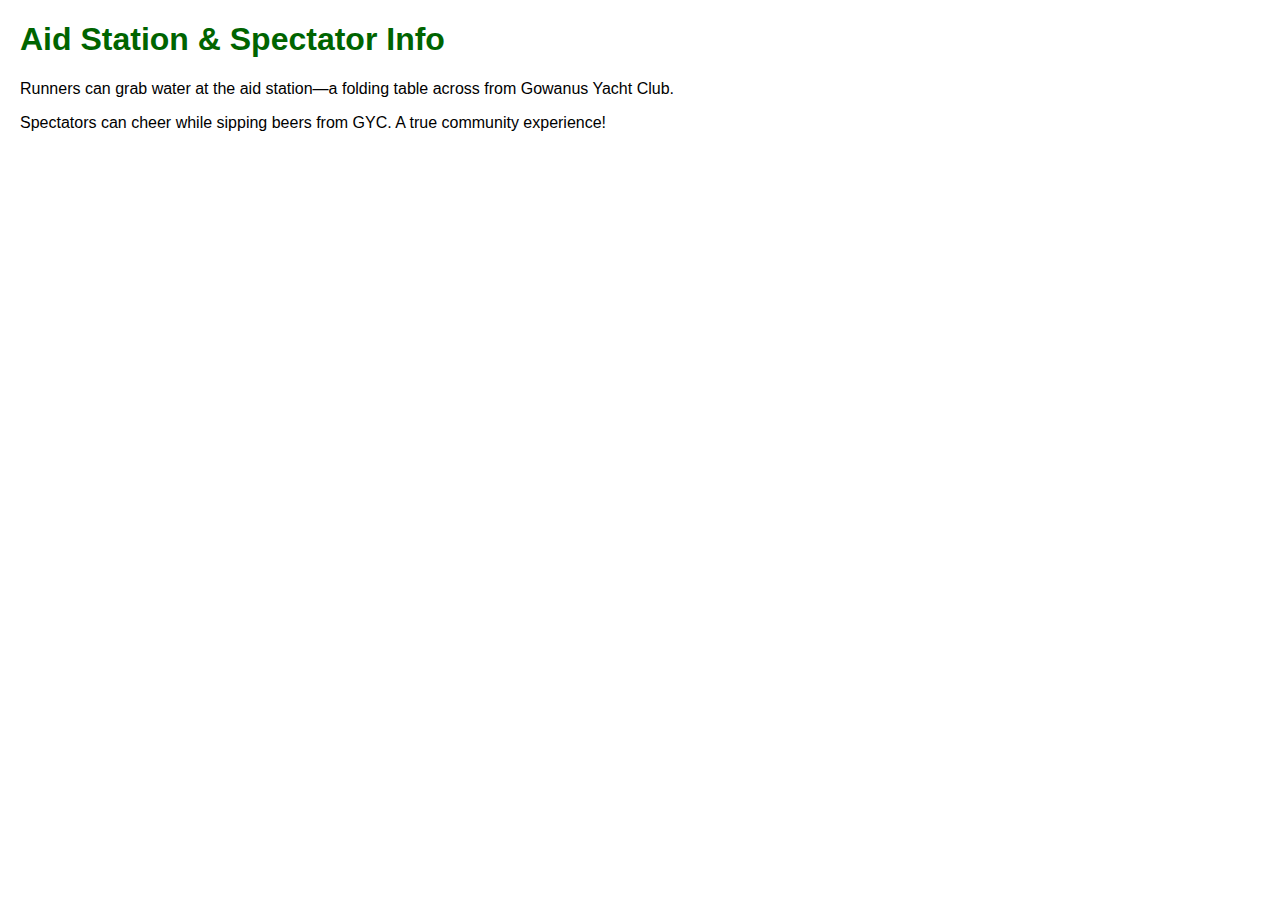
<file: carroll-park-half/aid-station.html>
<!DOCTYPE html>
<html lang="en">
<head>
    <meta charset="UTF-8">
    <title>Aid Station Info</title>
    <link rel="stylesheet" href="assets/css/style.css">
</head>
<body>
    <h1>Aid Station & Spectator Info</h1>
    <p>Runners can grab water at the aid station—a folding table across from Gowanus Yacht Club.</p>
    <p>Spectators can cheer while sipping beers from GYC. A true community experience!</p>
</body>
</html>
</file>
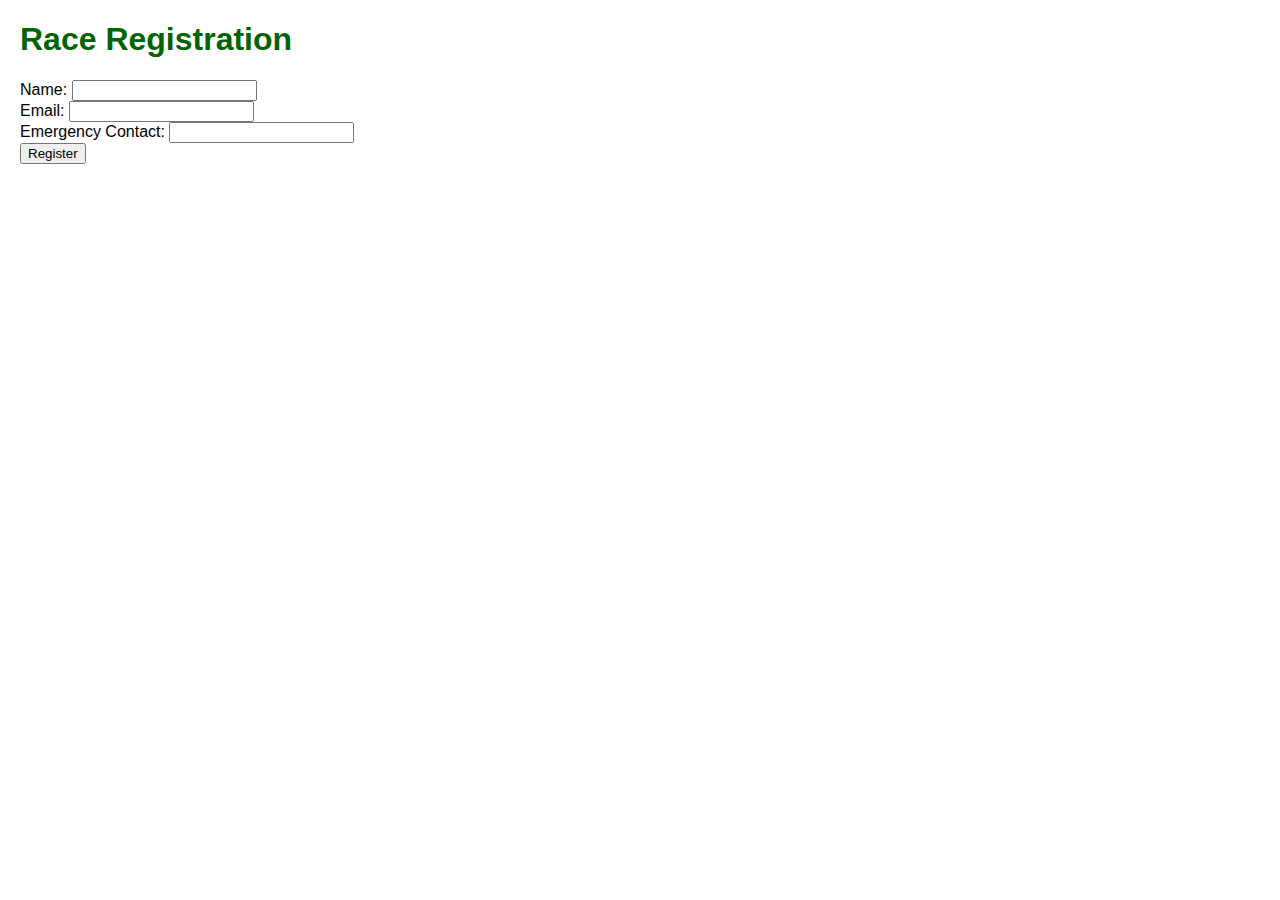
<file: carroll-park-half/register.html>
<!DOCTYPE html>
<html lang="en">
<head>
    <meta charset="UTF-8">
    <title>Register for the Race</title>
    <link rel="stylesheet" href="assets/css/style.css">
</head>
<body>
    <h1>Race Registration</h1>
    <form>
        <label>Name: <input type="text" name="name" required></label><br>
        <label>Email: <input type="email" name="email" required></label><br>
        <label>Emergency Contact: <input type="text" name="emergency"></label><br>
        <input type="submit" value="Register">
    </form>
</body>
</html>
</file>
<file: assets/css/nav.css>
/* Floating glass nav: shared styles */
:root {
  --nav-bg: rgba(255,255,255,0.65);
  --nav-border: rgba(0,0,0,0.08);
  --nav-ink: #111;
}

.nav-wrap {
  position: sticky;
  top: 16px;
  display: flex;
  justify-content: center;
  padding: 0 16px;
  z-index: 20;
}

.site-nav {
  display: flex;
  align-items: center;
  padding: 10px 14px;
  background: var(--nav-bg);
  border: 1px solid var(--nav-border);
  border-radius: 999px;
  backdrop-filter: saturate(140%) blur(10px);
  -webkit-backdrop-filter: saturate(140%) blur(10px);
  box-shadow:
    0 2px 8px rgba(0,0,0,0.08),
    0 12px 30px rgba(0,0,0,0.10);
  max-width: min(100%, 980px);
  width: 100%;
}

.brand {
  font-weight: 700;
  padding: 8px 12px;
  letter-spacing: 0.02em;
  color: #1f2937;
  white-space: nowrap;
  text-decoration: none;
  flex-shrink: 0;
}

.brand:hover { opacity: 0.75; }

.nav-list {
  list-style: none;
  display: flex;
  gap: 4px;
  margin: 0;
  padding: 0;
  flex-wrap: nowrap;
  flex: 1;
  justify-content: center;
}

.nav-list a {
  position: relative;
  display: inline-block;
  padding: 8px 12px;
  border-radius: 10px;
  text-decoration: none;
  font-weight: 600;
  font-size: 15px;
  color: var(--nav-ink);
  opacity: 0.9;
  transition: opacity 180ms ease;
}
.nav-list a:hover { opacity: 1; }

.nav-list a::after {
  content: "";
  position: absolute;
  left: 12px; right: 12px; bottom: 6px;
  height: 2px; background: var(--nav-ink);
  border-radius: 2px;
  transform: scaleX(0);
  transform-origin: center;
  transition: transform 200ms ease-in-out;
  opacity: 0.85;
}
.nav-list a:hover::after,
.nav-list a[aria-current="page"]::after {
  transform: scaleX(1);
}

/* Mobile (hamburger + drawer) */
.hamburger {
  display: none;
  margin-left: auto;
  border: 0;
  background: transparent;
  padding: 8px 10px;
  border-radius: 10px;
  cursor: pointer;
}
.hamburger-box { width: 22px; height: 16px; position: relative; }
.hamburger-line {
  position: absolute; left: 0; right: 0; height: 2px; background: var(--nav-ink);
  border-radius: 999px;
  transition: transform 200ms ease, opacity 200ms ease;
}
.hamburger-line:nth-child(1) { top: 0; }
.hamburger-line:nth-child(2) { top: 7px; }
.hamburger-line:nth-child(3) { top: 14px; }

.drawer {
  display: none;
  position: fixed; top: 0; right: 0; bottom: 0;
  width: min(86vw, 360px);
  background: rgba(255,255,255,0.92);
  backdrop-filter: blur(12px);
  -webkit-backdrop-filter: blur(12px);
  box-shadow: -8px 0 30px rgba(0,0,0,0.18);
  padding: 76px 20px 24px;
  z-index: 30;
}
.drawer ul { list-style: none; padding: 0; margin: 0; }
.drawer a {
  display: block; padding: 14px 8px; font-weight: 700; color: var(--nav-ink); text-decoration: none;
  border-bottom: 1px solid rgba(0,0,0,0.06);
}

.scrim {
  display: none;
  position: fixed; inset: 0; z-index: 25;
  background: rgba(0,0,0,0.28);
}

/* Open states */
.drawer.open { display: block; }
.scrim.open { display: block; }
.hamburger.open .hamburger-line:nth-child(1) { transform: translateY(7px) rotate(45deg); }
.hamburger.open .hamburger-line:nth-child(2) { opacity: 0; }
.hamburger.open .hamburger-line:nth-child(3) { transform: translateY(-7px) rotate(-45deg); }

/* Responsive */
@media (max-width: 900px) { .brand { display: none; } }
@media (max-width: 760px) {
  .nav-list { display: none; }
  .hamburger { display: inline-flex; }
  .site-nav { padding: 8px 12px; }
}

/* Motion-reduction */
@media (prefers-reduced-motion: reduce) {
  .nav-list a::after, .hamburger-line { transition: none; }
}
</file>
<file: carroll-park-half/assets/css/style.css>
body {
    font-family: Arial, sans-serif;
    margin: 20px;
}
h1, h2 {
    color: darkgreen;
}
</file>
